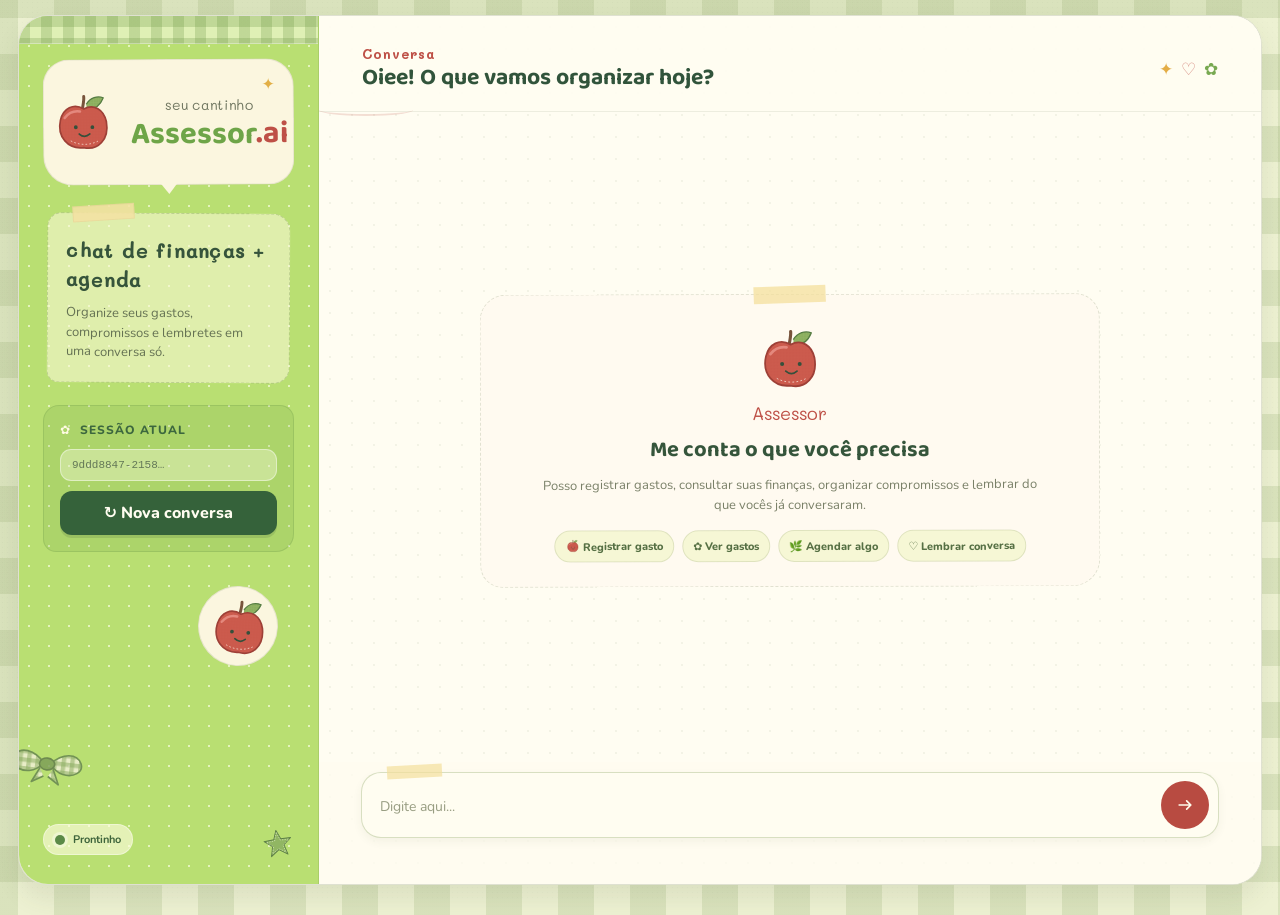
<file: frontend/index.html>
<!DOCTYPE html>
<html lang="pt-BR">
<head>
  <meta charset="UTF-8" />
  <meta name="viewport" content="width=device-width, initial-scale=1.0" />
  <meta name="theme-color" content="#dfeaa7" />
  <title>Assessor.ai — Seu cantinho</title>
  <link rel="preconnect" href="https://fonts.googleapis.com">
  <link rel="preconnect" href="https://fonts.gstatic.com" crossorigin>
  <link href="https://fonts.googleapis.com/css2?family=Baloo+2:wght@500;600;700;800&family=Mali:ital,wght@0,400;0,500;0,600;0,700;1,400;1,500&family=Nunito:wght@400;500;600;700;800&display=swap" rel="stylesheet">
  <link rel="stylesheet" href="style.css" />
</head>
<body>
  <div class="background-collage" aria-hidden="true">
    <img class="sticker sticker--apple-one" src="assets/apple-sticker.svg" alt="" />
    <img class="sticker sticker--apple-two" src="assets/apple-sticker.svg" alt="" />
    <img class="sticker sticker--flower-one" src="assets/flower.svg" alt="" />
    <img class="sticker sticker--flower-two" src="assets/flower.svg" alt="" />
    <img class="sticker sticker--star-one" src="assets/star.svg" alt="" />
    <img class="sticker sticker--star-two" src="assets/star.svg" alt="" />
    <img class="sticker sticker--spiral-one" src="assets/spiral.svg" alt="" />
    <img class="sticker sticker--spiral-two" src="assets/spiral.svg" alt="" />
    <img class="sticker sticker--leaf" src="assets/leaf-sprig.svg" alt="" />
  </div>

  <main class="scrapbook-shell">
    <aside class="side-card">
      <div class="side-gingham" aria-hidden="true"></div>

      <div class="sidebar-brand-card">
        <div class="sidebar-brand-content">
          <img class="sidebar-brand-apple" src="assets/apple-patch.svg" alt="" aria-hidden="true" />
          <div class="sidebar-brand-copy">
            <p>seu cantinho</p>
            <h1>Assessor<span>.ai</span></h1>
          </div>
        </div>
        <span class="sidebar-brand-star" aria-hidden="true">✦</span>
      </div>

      <div class="sidebar-status">
        <span class="status-card__dot" id="status-dot" aria-hidden="true"></span>
        <strong id="status-text">Prontinho</strong>
      </div>

      <div class="sidebar-note">
        <span class="sidebar-note-tape" aria-hidden="true"></span>
        <h2>chat de finanças +<br>agenda</h2>
        <p>Organize seus gastos,<br>compromissos e lembretes em<br>uma conversa só.</p>
      </div>

      <div class="sidebar-session">
        <div class="sidebar-session-title"><span>✿</span> SESSÃO ATUAL</div>
        <code class="sidebar-session-id" id="session-id">—</code>
        <button class="new-session" id="reset-session" type="button">
          <span class="new-session__icon">↻</span>
          Nova conversa
        </button>
      </div>

      <div class="sidebar-apple-sticker" aria-hidden="true">
        <img src="assets/apple-patch.svg" alt="" />
      </div>



      <img class="sidebar-bow" src="assets/bow-gingham.svg" alt="" aria-hidden="true" />
      <img class="sidebar-patch-star" src="assets/star-patch.svg" alt="" aria-hidden="true" />
    </aside>

    <section class="chat-paper">
      <div class="paper-tape paper-tape--left" aria-hidden="true"></div>
      <div class="paper-tape paper-tape--right" aria-hidden="true"></div>

      <header class="chat-header">
        <div>
          <p class="chat-header__eyebrow">Conversa</p>
          <h2>Oiee! O que vamos organizar hoje?</h2>
          <p class="chat-header__desc">Pode falar do seu jeito. Eu cuido do resto.</p>
        </div>
        <div class="header-doodles" aria-hidden="true">
          <span>✦</span><span>♡</span><span>✿</span>
        </div>
      </header>

      <div class="divider" aria-hidden="true">
        <span>✦</span><span>♡</span><span>✿</span><span>♡</span><span>✦</span>
      </div>

      <section class="thread" id="thread" aria-live="polite">
        <div class="welcome-card" id="thread-empty">
          <div class="welcome-card__illustration" aria-hidden="true">
            <img src="assets/apple-patch.svg" alt="" />
          </div>
          <div class="welcome-card__copy">
            <span class="welcome-card__label">Assessor</span>
            <h3>Me conta o que você precisa</h3>
            <p>Posso registrar gastos, consultar suas finanças, organizar compromissos e lembrar do que vocês já conversaram.</p>
            <div class="quick-actions" aria-label="Sugestões rápidas">
              <button type="button" class="quick-action-with-icon" data-prompt="Gastei 25 reais com almoço hoje"><img src="assets/apple-patch.svg" alt="" aria-hidden="true"> <Ri:d></Ri:d> Registrar gasto</button>
              <button type="button" data-prompt="Quais foram meus últimos gastos?">✿ Ver gastos</button>
              <button type="button" data-prompt="Quero agendar um compromisso">🌿 Agendar algo</button>
              <button type="button" data-prompt="O que eu te contei recentemente?">♡ Lembrar conversa</button>
            </div>
          </div>
        </div>
      </section>

      <footer class="composer-wrap">
        <form class="composer" id="composer" autocomplete="off">
          <div class="composer__decor" aria-hidden="true">✿</div>
          <textarea
            id="pergunta"
            class="composer__input"
            rows="1"
            placeholder="Digite aqui..."
            aria-label="Digite sua mensagem"
            required
          ></textarea>
          <button id="enviar" class="composer__send" type="submit" aria-label="Enviar mensagem">
            <span>enviar</span>
            <svg width="20" height="20" viewBox="0 0 24 24" fill="none" aria-hidden="true">
              <path d="M5 12h13M14 7l5 5-5 5" stroke="currentColor" stroke-width="2" stroke-linecap="round" stroke-linejoin="round"/>
            </svg>
          </button>
        </form>
        <p class="hint" id="hint"></p>
      </footer>
    </section>
  </main>

  <script src="app.js"></script>
</body>
</html>
</file>
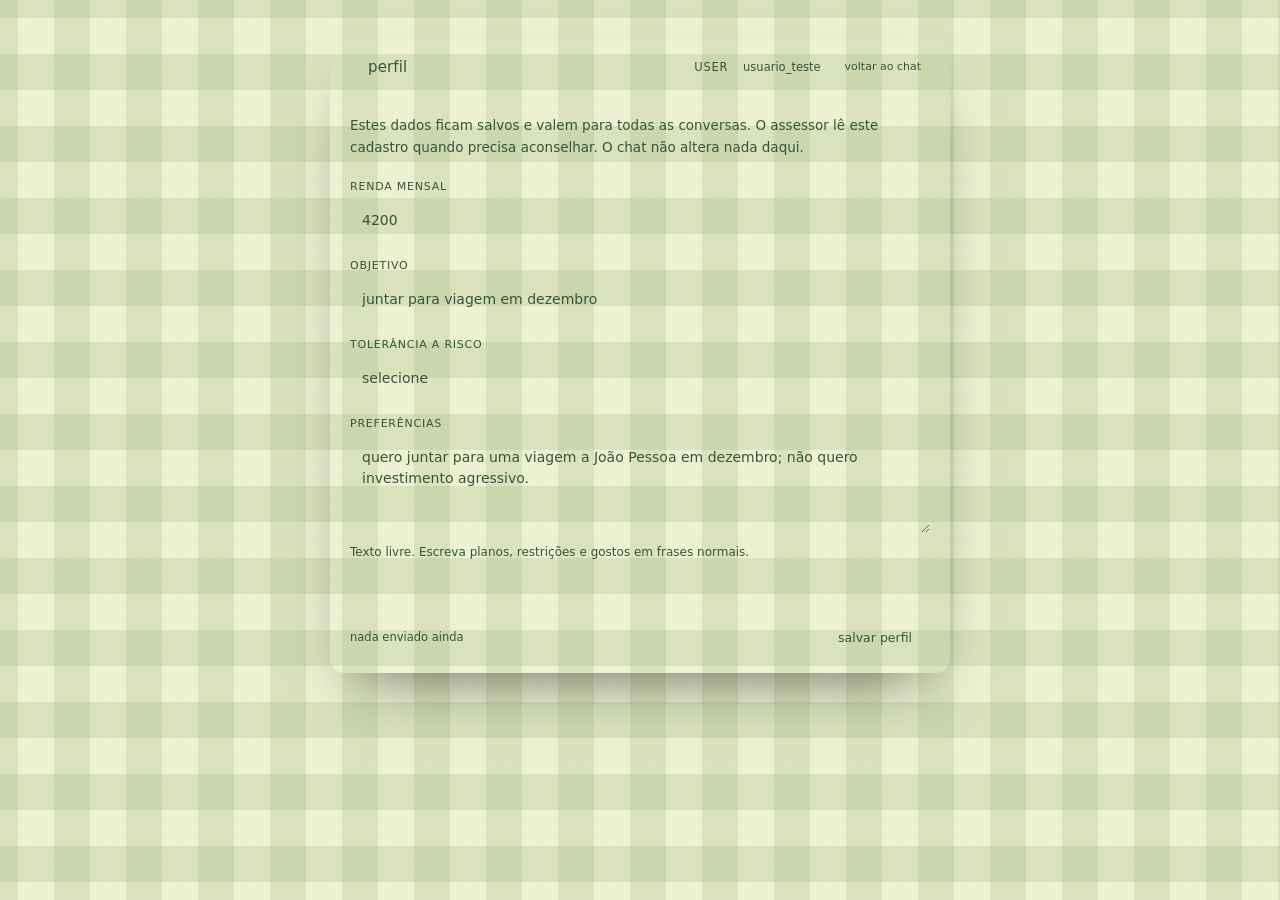
<file: frontend/perfil.html>
<!DOCTYPE html>
<html lang="pt-BR">
<head>
  <meta charset="UTF-8" />
  <meta name="viewport" content="width=device-width, initial-scale=1.0" />
  <title>assessor.ai — perfil</title>
  <link rel="stylesheet" href="perfil.css" />
</head>
<body>

  <main class="sheet">
    <header class="sheet__header">
      <div class="sheet__identity">
        <span class="sheet__dot"></span>
        <h1 class="sheet__title">perfil</h1>
      </div>
      <div class="sheet__meta">
        <span class="sheet__label">user</span>
        <span class="sheet__user" id="user-badge">—</span>
        <a class="sheet__back" href="index.html">voltar ao chat</a>
      </div>
    </header>

    <div class="sheet__body">
      <p class="sheet__intro">
        Estes dados ficam salvos e valem para todas as conversas. O assessor lê
        este cadastro quando precisa aconselhar. O chat não altera nada daqui.
      </p>

      <!-- Os names abaixo são o contrato com a API. Não renomeie. -->
      <div class="field">
        <label class="field__label" for="renda_mensal">renda mensal</label>
        <input
          class="field__control"
          type="number"
          id="renda_mensal"
          name="renda_mensal"
          min="0"
          step="0.01"
          placeholder="4200"
        />
      </div>

      <div class="field">
        <label class="field__label" for="objetivo">objetivo</label>
        <input
          class="field__control"
          type="text"
          id="objetivo"
          name="objetivo"
          maxlength="120"
          placeholder="juntar para viagem em dezembro"
        />
      </div>

      <div class="field">
        <label class="field__label" for="tolerancia_risco">tolerância a risco</label>
        <select class="field__select" id="tolerancia_risco" name="tolerancia_risco">
          <option value="">selecione</option>
          <option value="baixa">baixa</option>
          <option value="media">media</option>
          <option value="alta">alta</option>
        </select>
      </div>

      <div class="field">
        <label class="field__label" for="preferencias">preferências</label>
        <textarea
          class="field__area"
          id="preferencias"
          name="preferencias"
          placeholder="quero juntar para uma viagem a João Pessoa em dezembro; não quero investimento agressivo."
        ></textarea>
        <span class="field__hint">
          Texto livre. Escreva planos, restrições e gostos em frases normais.
        </span>
      </div>
    </div>

    <footer class="sheet__footer">
      <p class="sheet__status" id="status">nada enviado ainda</p>
      <button class="sheet__submit" id="submit" type="button">salvar perfil</button>
    </footer>
  </main>

  <section class="echo" id="echo" hidden>
    <p class="echo__label">resposta da api</p>
    <pre class="echo__body" id="echo-body"></pre>
  </section>

  <script src="perfil.js"></script>
</body>
</html>
</file>
<file: frontend/style.css>
:root {
  --cream: #fbf6df;
  --paper: #fffdf2;
  --paper-2: #f8f4dd;
  --green: #b9df72;
  --green-2: #a8d063;
  --green-dark: #35553b;
  --green-mid: #6f974d;
  --red: #be5046;
  --red-dark: #983f38;
  --yellow: #f1cf63;
  --yellow-dark: #d89f3f;
  --muted: #7a8068;
  --line: rgba(74, 96, 58, .16);
  --font-title: 'Baloo 2', 'Nunito', sans-serif;
  --font-hand: 'Mali', 'Nunito', cursive;
  --font-body: 'Nunito', system-ui, sans-serif;
}

* { box-sizing: border-box; }
html, body { margin: 0; min-height: 100%; }
body {
  min-height: 100vh;
  color: var(--green-dark);
  font-family: var(--font-body);
  background-color: #edf1d2;
  background-image:
    linear-gradient(90deg, rgba(132, 159, 93, .18) 25%, transparent 25% 75%, rgba(132, 159, 93, .18) 75%),
    linear-gradient(rgba(132, 159, 93, .18) 25%, transparent 25% 75%, rgba(132, 159, 93, .18) 75%);
  background-size: 72px 72px;
  overflow: hidden;
}
body::after {
  content: '';
  position: fixed;
  inset: 0;
  pointer-events: none;
  opacity: .22;
  background-image: radial-gradient(rgba(64, 80, 48, .12) .7px, transparent .7px);
  background-size: 5px 5px;
  mix-blend-mode: multiply;
}
button, textarea { font: inherit; }
button { -webkit-tap-highlight-color: transparent; }
::selection { background: #dbe9a2; color: var(--green-dark); }
.background-collage { display: none; }

.scrapbook-shell {
  position: relative;
  z-index: 1;
  width: min(1420px, calc(100vw - 36px));
  height: min(900px, calc(100vh - 30px));
  margin: 15px auto;
  display: grid;
  grid-template-columns: 300px minmax(0, 1fr);
  overflow: hidden;
  border: 1px solid rgba(64, 82, 48, .17);
  border-radius: 30px;
  background: var(--paper);
  box-shadow: 0 13px 25px rgba(69, 78, 48, .10);
}

/* menu lateral: scrapbook simples, sem efeito glossy */
.side-card {
  position: relative;
  overflow: hidden;
  padding: 43px 24px 24px;
  background-color: var(--green);
  background-image: radial-gradient(rgba(255,255,235,.62) 1.3px, transparent 1.4px);
  background-size: 20px 20px;
  border-right: 1px solid rgba(63, 93, 47, .13);
}
.side-gingham {
  position: absolute;
  left: 0; right: 0; top: 0;
  height: 28px;
  background-color: #dff0b5;
  background-image:
    linear-gradient(90deg, rgba(112,154,72,.28) 50%, transparent 50%),
    linear-gradient(rgba(112,154,72,.28) 50%, transparent 50%);
  background-size: 22px 22px;
  border-bottom: 1px solid rgba(255,255,255,.32);
}
.sidebar-brand-card {
  position: relative;
  min-height: 126px;
  display: flex;
  align-items: center;
  justify-content: center;
  padding: 20px 24px;
  background: var(--cream);
  border: 1px solid rgba(82, 96, 60, .12);
  border-radius: 26px 28px 25px 30px;
  transform: rotate(-.35deg);
}
.sidebar-brand-card::after {
  content: '';
  position: absolute;
  left: 50%;
  bottom: -10px;
  width: 22px;
  height: 14px;
  background: var(--cream);
  clip-path: polygon(0 0, 100% 0, 52% 100%);
  transform: translateX(-50%);
}
.sidebar-brand-content {
  width: 100%;
  display: flex;
  align-items: center;
  justify-content: center;
  gap: 14px;
}
.sidebar-brand-apple {
  width: 68px;
  height: 68px;
  flex: 0 0 auto;
}
.sidebar-brand-copy { text-align: center; }
.sidebar-brand-copy p {
  margin: 0 0 5px;
  font-family: var(--font-hand);
  font-size: 14px;
  color: #6e755f;
}
.sidebar-brand-copy h1 {
  margin: 0;
  font-family: var(--font-title);
  font-size: 31px;
  line-height: 1;
  color: #6ea548;
  white-space: nowrap;
}
.sidebar-brand-copy h1 span { color: var(--red); }
.sidebar-brand-star {
  position: absolute;
  right: 18px;
  top: 14px;
  color: #e2af46;
  font-size: 16px;
}

.sidebar-note {
  position: relative;
  margin: 28px 4px 0;
  padding: 22px 18px 19px;
  background: rgba(250, 248, 214, .58);
  border: 1.5px dashed rgba(67, 96, 46, .22);
  border-radius: 14px 18px 16px 12px;
  transform: rotate(.35deg);
}
.sidebar-note-tape {
  position: absolute;
  width: 62px;
  height: 16px;
  top: -9px;
  left: 24px;
  background: rgba(244, 226, 163, .88);
  border: 1px solid rgba(136, 115, 66, .08);
  transform: rotate(-4deg);
}
.sidebar-note h2 {
  margin: 0 0 10px;
  font-family: var(--font-hand);
  font-size: 20px;
  line-height: 1.45;
  letter-spacing: .02em;
  color: #36543b;
}
.sidebar-note p {
  margin: 0;
  font-size: 13px;
  line-height: 1.5;
  color: #657253;
}

.sidebar-session {
  margin-top: 22px;
  padding: 16px;
  background: rgba(87, 139, 57, .13);
  border: 1px solid rgba(58, 98, 44, .14);
  border-radius: 16px 14px 18px 13px;
}
.sidebar-session-title {
  font-size: 12px;
  font-weight: 800;
  letter-spacing: .08em;
  color: #3c673e;
}
.sidebar-session-title span { color: #fffbe4; margin-right: 5px; }
.sidebar-session-id {
  display: block;
  margin: 11px 0 10px;
  padding: 9px 11px;
  overflow: hidden;
  text-overflow: ellipsis;
  white-space: nowrap;
  background: rgba(255, 255, 231, .35);
  border: 1px solid rgba(255,255,255,.42);
  border-radius: 11px;
  color: #637857;
  font-size: 11px;
}
.new-session {
  width: 100%;
  border: 0;
  border-radius: 12px;
  padding: 11px 12px;
  color: #fffdf0;
  background: #35623a;
  font-weight: 800;
  cursor: pointer;
  box-shadow: 0 3px 0 rgba(42,75,42,.14);
}
.new-session:hover { transform: translateY(-1px); background: #2f5936; }
.new-session:disabled { opacity: .55; cursor: wait; }

.sidebar-apple-sticker {
  width: 80px;
  height: 80px;
  margin: 34px 16px 0 auto;
  padding: 7px;
  display: grid;
  place-items: center;
  background: var(--cream);
  border: 1px solid rgba(77, 96, 58, .12);
  border-radius: 50%;
  transform: rotate(4deg);
}
.sidebar-apple-sticker img { width: 67px; }
.sidebar-status {
  position: absolute;
  left: 24px;
  bottom: 29px;
  display: inline-flex;
  align-items: center;
  gap: 8px;
  padding: 7px 11px;
  border-radius: 999px;
  background: rgba(255, 252, 224, .62);
  border: 1px solid rgba(255,255,255,.38);
  font-size: 11px;
  color: #3e643b;
}
.status-card__dot {
  width: 10px; height: 10px;
  border-radius: 50%;
  background: #5b8a47;
  box-shadow: 0 0 0 3px rgba(255,255,255,.35);
}
.status-card__dot.is-offline { background: var(--red); }
.sidebar-bow {
  position: absolute;
  left: -10px;
  bottom: 98px;
  width: 76px;
  transform: rotate(7deg);
  opacity: .78;
}
.sidebar-patch-star {
  position: absolute;
  right: 24px;
  bottom: 24px;
  width: 32px;
  transform: rotate(-9deg);
}

/* área de chat: papel creme com detalhe quase imperceptível */
.chat-paper {
  position: relative;
  min-width: 0;
  display: flex;
  flex-direction: column;
  overflow: hidden;
  background-color: #fffdf2;
  background-image: radial-gradient(rgba(95, 118, 71, .075) .9px, transparent .9px);
  background-size: 22px 22px;
}
.paper-tape { display: none; }
.chat-header {
  position: relative;
  display: flex;
  justify-content: space-between;
  align-items: center;
  padding: 29px 43px 21px;
  border-bottom: 1px solid rgba(79,101,59,.10);
  background: rgba(255, 253, 242, .94);
}
.chat-header::after {
  content: '';
  position: absolute;
  left: 0;
  bottom: -5px;
  width: 94px;
  height: 10px;
  border-bottom: 2px solid rgba(189, 80, 70, .18);
  border-radius: 50%;
}
.chat-header__eyebrow {
  margin: 0 0 3px;
  font-family: var(--font-hand);
  color: var(--red);
  font-size: 13px;
  font-weight: 700;
  letter-spacing: .08em;
}
.chat-header h2 {
  margin: 0;
  font-family: var(--font-title);
  color: #31543b;
  font-size: 23px;
  line-height: 1.1;
}
.chat-header__desc { display: none; }
.header-doodles {
  display: flex;
  align-items: center;
  gap: 8px;
  color: #e4ad45;
  font-family: var(--font-hand);
  font-size: 17px;
}
.header-doodles span:nth-child(2) { color: #d58b80; }
.header-doodles span:nth-child(3) { color: #78a951; }
.divider { display: none; }

.thread {
  flex: 1;
  min-height: 0;
  overflow-y: auto;
  padding: 30px 48px 24px;
  display: flex;
  flex-direction: column;
  gap: 27px;
  scroll-behavior: smooth;
}
.thread::-webkit-scrollbar { width: 7px; }
.thread::-webkit-scrollbar-thumb { background: #d4df9b; border-radius: 999px; }
.thread::-webkit-scrollbar-track { background: transparent; }

.welcome-card {
  position: relative;
  margin: auto;
  width: min(620px, 100%);
  padding: 25px 29px 24px;
  text-align: center;
  background: #fffaf0;
  border: 1.5px dashed rgba(92, 112, 68, .18);
  border-radius: 26px 24px 28px 22px;
  transform: rotate(-.15deg);
}
.welcome-card::before {
  content: '';
  position: absolute;
  width: 72px;
  height: 17px;
  top: -9px;
  left: 50%;
  transform: translateX(-50%) rotate(-2deg);
  background: rgba(244, 224, 157, .74);
}
.welcome-card__illustration {
  height: 78px;
  display: grid;
  place-items: center;
  margin-bottom: 3px;
}
.welcome-card__illustration img { width: 72px; }
.welcome-card__label {
  font-family: var(--font-hand);
  color: var(--red);
  font-size: 18px;
}
.welcome-card h3 {
  margin: 6px 0 7px;
  font-family: var(--font-title);
  font-size: 22px;
  color: var(--green-dark);
}
.welcome-card p {
  margin: 0 auto;
  max-width: 500px;
  color: var(--muted);
  font-size: 13px;
  line-height: 1.55;
}
.quick-actions {
  display: flex;
  justify-content: center;
  flex-wrap: wrap;
  gap: 8px;
  margin-top: 15px;
}
.quick-actions button {
  border: 1px solid rgba(93,118,61,.15);
  border-radius: 999px;
  padding: 7px 10px;
  background: #f6f7d5;
  color: #567044;
  font-size: 11px;
  font-weight: 800;
  cursor: pointer;
}
.quick-actions button:hover { background: #edf2bc; transform: translateY(-1px); }
.quick-action-with-icon img { width: 15px; height: 15px; vertical-align: -3px; }

/* balões: referência de widget, sem glossy, sem triângulo grande */
.message {
  position: relative;
  width: fit-content;
  max-width: min(560px, 76%);
  display: flex;
  flex-direction: column;
  animation: appear .16s ease-out;
}
@keyframes appear { from { opacity: 0; transform: translateY(3px); } to { opacity: 1; transform: none; } }
.message--assistant, .message--error { align-self: flex-start; align-items: flex-start; }
.message--user { align-self: flex-end; align-items: flex-end; }
.message__label {
  position: relative;
  z-index: 4;
  min-width: 102px;
  margin-bottom: -7px;
  padding: 6px 16px 5px;
  border-radius: 999px;
  text-align: center;
  color: #fffdf1;
  font-size: 12px;
  line-height: 1;
  font-weight: 800;
}
.message--assistant .message__label { margin-left: 68px; background: #7eb74d; }
.message--user .message__label { margin-right: 26px; background: #dfa741; }
.message--error .message__label { margin-left: 18px; background: var(--red); }
.message__label::before,
.message__label::after {
  content: '✿';
  position: absolute;
  top: 50%;
  transform: translateY(-50%);
  color: #fffbe4;
  font-size: 9px;
}
.message__label::before { left: -6px; }
.message__label::after { right: -6px; }
.message__bubble {
  position: relative;
  min-width: 180px;
  padding: 23px 24px 16px;
  border: 1px solid rgba(87,104,56,.09);
  border-radius: 18px 19px 18px 19px;
  white-space: pre-wrap;
  word-break: break-word;
  font-size: 14px;
  line-height: 1.55;
  box-shadow: 0 2px 0 rgba(93,107,57,.045);
}
.message--assistant .message__bubble {
  color: #5d674a;
  background-color: #d9ee82;
  background-image: radial-gradient(rgba(255,255,240,.45) 1.1px, transparent 1.2px);
  background-size: 19px 19px;
  border-top-left-radius: 10px;
}
.message--user .message__bubble {
  color: #6b5939;
  background-color: #f0d166;
  background-image:
    linear-gradient(90deg, rgba(255,255,235,.13) 50%, transparent 50%),
    linear-gradient(rgba(255,255,235,.13) 50%, transparent 50%);
  background-size: 22px 22px;
  border-top-right-radius: 10px;
}
.message--error .message__bubble { color: #874943; background: #f2cfc6; }
/* tail de tecido: quadradinho girado, parcialmente escondido pelo próprio balão */
.message--assistant .message__bubble::before,
.message--user .message__bubble::before,
.message--error .message__bubble::before {
  content: '';
  position: absolute;
  top: 27px;
  width: 14px;
  height: 14px;
  transform: rotate(45deg);
  z-index: -1;
}
.message--assistant .message__bubble::before,
.message--error .message__bubble::before { left: -6px; background: inherit; }
.message--user .message__bubble::before { right: -6px; background: inherit; }
.message__bubble::after {
  content: '';
  position: absolute;
  width: 108px;
  height: 23px;
  top: -11px;
  left: 14px;
  background: url('assets/chat-vine.svg') left center / contain no-repeat;
  opacity: .62;
  pointer-events: none;
}
.message--user .message__bubble::after { left: auto; right: 13px; transform: scaleX(-1); }
.message--error .message__bubble::after { opacity: .25; }
.message--assistant::after,
.message--user::after {
  content: '♡';
  position: absolute;
  bottom: -5px;
  color: #d9897f;
  font-family: var(--font-hand);
  font-size: 15px;
}
.message--assistant::after { left: 13px; transform: rotate(-7deg); }
.message--user::after { right: 13px; transform: rotate(7deg); }
.message__agents { display: flex; flex-wrap: wrap; gap: 5px; margin-top: 8px; }
.agent-tag {
  padding: 3px 7px;
  border-radius: 999px;
  background: #f8f6dc;
  border: 1px dashed rgba(101,119,70,.18);
  color: #75815e;
  font-size: 10px;
}
.agent-tag::before { content: '✿'; margin-right: 4px; font-size: 8px; }
.typing { display: inline-flex; gap: 4px; align-items: center; }
.typing span { width: 6px; height: 6px; border-radius: 50%; background: #769d4c; animation: typing 1s infinite ease-in-out; }
.typing span:nth-child(2) { animation-delay: .12s; }
.typing span:nth-child(3) { animation-delay: .24s; }
@keyframes typing { 0%,60%,100% { transform: translateY(0); opacity: .4; } 30% { transform: translateY(-3px); opacity: 1; } }

.composer-wrap { padding: 10px 42px 24px; background: rgba(255, 253, 241, .74); }
.composer {
  position: relative;
  display: flex;
  align-items: flex-end;
  gap: 9px;
  padding: 8px 9px 8px 14px;
  background: #fffdf1;
  border: 1.5px solid rgba(115,143,70,.28);
  border-radius: 20px;
  box-shadow: 0 4px 10px rgba(73,87,49,.06);
}
.composer::before {
  content: '';
  position: absolute;
  width: 55px;
  height: 13px;
  left: 25px;
  top: -8px;
  background: rgba(244, 224, 157, .7);
  transform: rotate(-3deg);
}
.composer__decor { display: none; }
.composer__input {
  flex: 1;
  min-height: 42px;
  max-height: 130px;
  resize: none;
  border: 0;
  outline: 0;
  background: transparent;
  color: #4f5c43;
  padding: 10px 4px 7px;
  font-size: 14px;
}
.composer__input::placeholder { color: #989d82; }
.composer__send {
  width: 48px;
  height: 48px;
  display: grid;
  place-items: center;
  border: 0;
  border-radius: 50%;
  background: #b84b41;
  color: #fffdec;
  cursor: pointer;
  flex: 0 0 auto;
}
.composer__send span { display: none; }
.composer__send:hover { background: #a43f37; }
.composer__send:disabled { opacity: .55; cursor: wait; }
.hint { min-height: 15px; margin: 7px 4px 0; text-align: right; color: #8b9077; font-family: var(--font-hand); font-size: 10px; }
.hint.is-error { color: var(--red); }

@media (max-width: 900px) {
  body { overflow: auto; }
  .scrapbook-shell { width: calc(100vw - 18px); height: auto; min-height: calc(100vh - 18px); margin: 9px; grid-template-columns: 1fr; border-radius: 24px; }
  .side-card { min-height: 0; padding: 43px 18px 16px; }
  .sidebar-note, .sidebar-session, .sidebar-apple-sticker, .sidebar-bow, .sidebar-patch-star { display: none; }
  .sidebar-brand-card { max-width: 420px; margin: 0 auto; }
  .sidebar-status { position: static; width: max-content; margin: 12px auto 0; }
  .chat-paper { min-height: 70vh; }
  .chat-header { padding: 22px 22px 17px; }
  .thread { padding: 25px 22px 22px; }
  .message { max-width: 88%; }
  .composer-wrap { padding: 8px 18px 18px; }
}
@media (max-width: 560px) {
  .sidebar-brand-copy h1 { font-size: 27px; }
  .chat-header h2 { font-size: 20px; }
  .thread { gap: 24px; padding-left: 16px; padding-right: 16px; }
  .message { max-width: 92%; }
  .message__bubble { min-width: 145px; padding: 21px 18px 14px; font-size: 13.5px; }
  .message__bubble::after { width: 94px; height: 20px; top: -10px; }
  .message--assistant .message__label { margin-left: 45px; }
  .message--user .message__label { margin-right: 17px; }
}
</file>
<file: frontend/perfil.css>
/* ====================================================
   Tela Perfil — reaproveita os tokens do chat.
   Os tokens vivem em style.css; este arquivo só acrescenta
   o que a tela de formulário precisa.
   ==================================================== */
@import url('style.css');

/* style.css centraliza o body com height:100%. O formulário é mais
   alto que o console do chat, então liberamos rolagem aqui. */
html, body {
  height: auto;
  min-height: 100%;
}

body {
  align-items: flex-start;
  padding: 40px 24px;
}

.sheet {
  width: 100%;
  max-width: 620px;
  margin: 0 auto;
  background: var(--panel);
  border: 1px solid var(--border);
  border-radius: 14px;
  overflow: hidden;
  box-shadow: 0 30px 60px -30px rgba(0, 0, 0, 0.6);
}

/* ---- header ---- */
.sheet__header {
  display: flex;
  align-items: center;
  justify-content: space-between;
  gap: 12px;
  padding: 16px 20px;
  border-bottom: 1px solid var(--border);
  background: var(--panel-alt);
}

.sheet__identity {
  display: flex;
  align-items: center;
  gap: 10px;
}

.sheet__dot {
  width: 8px;
  height: 8px;
  border-radius: 50%;
  background: var(--accent);
  box-shadow: 0 0 0 3px var(--accent-soft);
  flex-shrink: 0;
}

.sheet__title {
  font-family: var(--font-mono);
  font-size: 15px;
  font-weight: 500;
  margin: 0;
  letter-spacing: 0.01em;
}

.sheet__meta {
  display: flex;
  align-items: center;
  gap: 8px;
  font-family: var(--font-mono);
  font-size: 11.5px;
}

.sheet__label {
  color: var(--text-faint);
  text-transform: uppercase;
  letter-spacing: 0.06em;
}

.sheet__user {
  color: var(--text-muted);
  background: var(--bg);
  border: 1px solid var(--border-soft);
  padding: 3px 7px;
  border-radius: 5px;
}

.sheet__back {
  font-family: var(--font-mono);
  font-size: 11px;
  color: var(--text-muted);
  text-decoration: none;
  border: 1px solid var(--border-soft);
  border-radius: 5px;
  padding: 4px 9px;
  transition: border-color 0.15s, color 0.15s;
}

.sheet__back:hover {
  border-color: var(--accent);
  color: var(--accent-strong);
}

/* ---- corpo ---- */
.sheet__body {
  padding: 22px 20px 4px;
}

.sheet__intro {
  color: var(--text-muted);
  font-size: 13.5px;
  line-height: 1.6;
  margin: 0 0 22px;
}

.field {
  margin-bottom: 18px;
}

.field__label {
  display: block;
  font-family: var(--font-mono);
  font-size: 11px;
  color: var(--text-faint);
  text-transform: uppercase;
  letter-spacing: 0.07em;
  margin-bottom: 7px;
}

.field__hint {
  display: block;
  font-size: 12px;
  color: var(--text-faint);
  margin-top: 6px;
  line-height: 1.5;
}

.field__control,
.field__area,
.field__select {
  width: 100%;
  background: var(--bg);
  border: 1px solid var(--border-soft);
  border-radius: 8px;
  color: var(--text);
  font-family: var(--font-sans);
  font-size: 14px;
  padding: 10px 12px;
  line-height: 1.5;
  transition: border-color 0.15s;
}

.field__control:focus,
.field__area:focus,
.field__select:focus {
  outline: none;
  border-color: var(--accent);
}

.field__control::placeholder,
.field__area::placeholder {
  color: var(--text-faint);
}

.field__area {
  resize: vertical;
  min-height: 96px;
}

.field__select {
  appearance: none;
  cursor: pointer;
  background-image: linear-gradient(45deg, transparent 50%, var(--text-muted) 50%),
                    linear-gradient(135deg, var(--text-muted) 50%, transparent 50%);
  background-position: calc(100% - 17px) 18px, calc(100% - 12px) 18px;
  background-size: 5px 5px, 5px 5px;
  background-repeat: no-repeat;
}

.field__select option {
  background: var(--panel-alt);
  color: var(--text);
}

.field__row {
  display: flex;
  gap: 14px;
}

.field__row > .field {
  flex: 1;
}

/* ---- rodapé ---- */
.sheet__footer {
  display: flex;
  align-items: center;
  justify-content: space-between;
  gap: 14px;
  padding: 16px 20px;
  border-top: 1px solid var(--border);
  background: var(--panel-alt);
  margin-top: 18px;
}

.sheet__status {
  font-family: var(--font-mono);
  font-size: 11.5px;
  color: var(--text-faint);
  line-height: 1.5;
  flex: 1;
}

.sheet__status.is-ok { color: var(--accent-strong); }
.sheet__status.is-error { color: var(--error); }

.sheet__submit {
  flex-shrink: 0;
  font-family: var(--font-mono);
  font-size: 12.5px;
  border-radius: 8px;
  border: 1px solid var(--border-soft);
  background: var(--accent-soft);
  color: var(--accent-strong);
  padding: 9px 18px;
  cursor: pointer;
  transition: background 0.15s, border-color 0.15s, transform 0.1s;
}

.sheet__submit:hover:not(:disabled) {
  background: var(--accent);
  color: var(--bg);
  border-color: var(--accent);
}

.sheet__submit:active:not(:disabled) { transform: scale(0.97); }

.sheet__submit:disabled {
  opacity: 0.4;
  cursor: not-allowed;
}

/* ---- eco do que a API devolveu ---- */
.echo {
  margin: 18px auto 0;
  width: 100%;
  max-width: 620px;
  background: var(--panel);
  border: 1px solid var(--border);
  border-radius: var(--radius);
  padding: 14px 16px;
}

.echo[hidden] { display: none; }

.echo__label {
  font-family: var(--font-mono);
  font-size: 10.5px;
  color: var(--text-faint);
  text-transform: uppercase;
  letter-spacing: 0.07em;
  margin: 0 0 8px;
}

.echo__body {
  font-family: var(--font-mono);
  font-size: 12px;
  color: var(--text-muted);
  white-space: pre-wrap;
  word-break: break-word;
  margin: 0;
  line-height: 1.6;
}

@media (max-width: 560px) {
  body { padding: 0; }
  .sheet {
    border-radius: 0;
    border-left: none;
    border-right: none;
  }
  .field__row { flex-direction: column; gap: 0; }
  .echo { border-radius: 0; border-left: none; border-right: none; }
}
</file>
